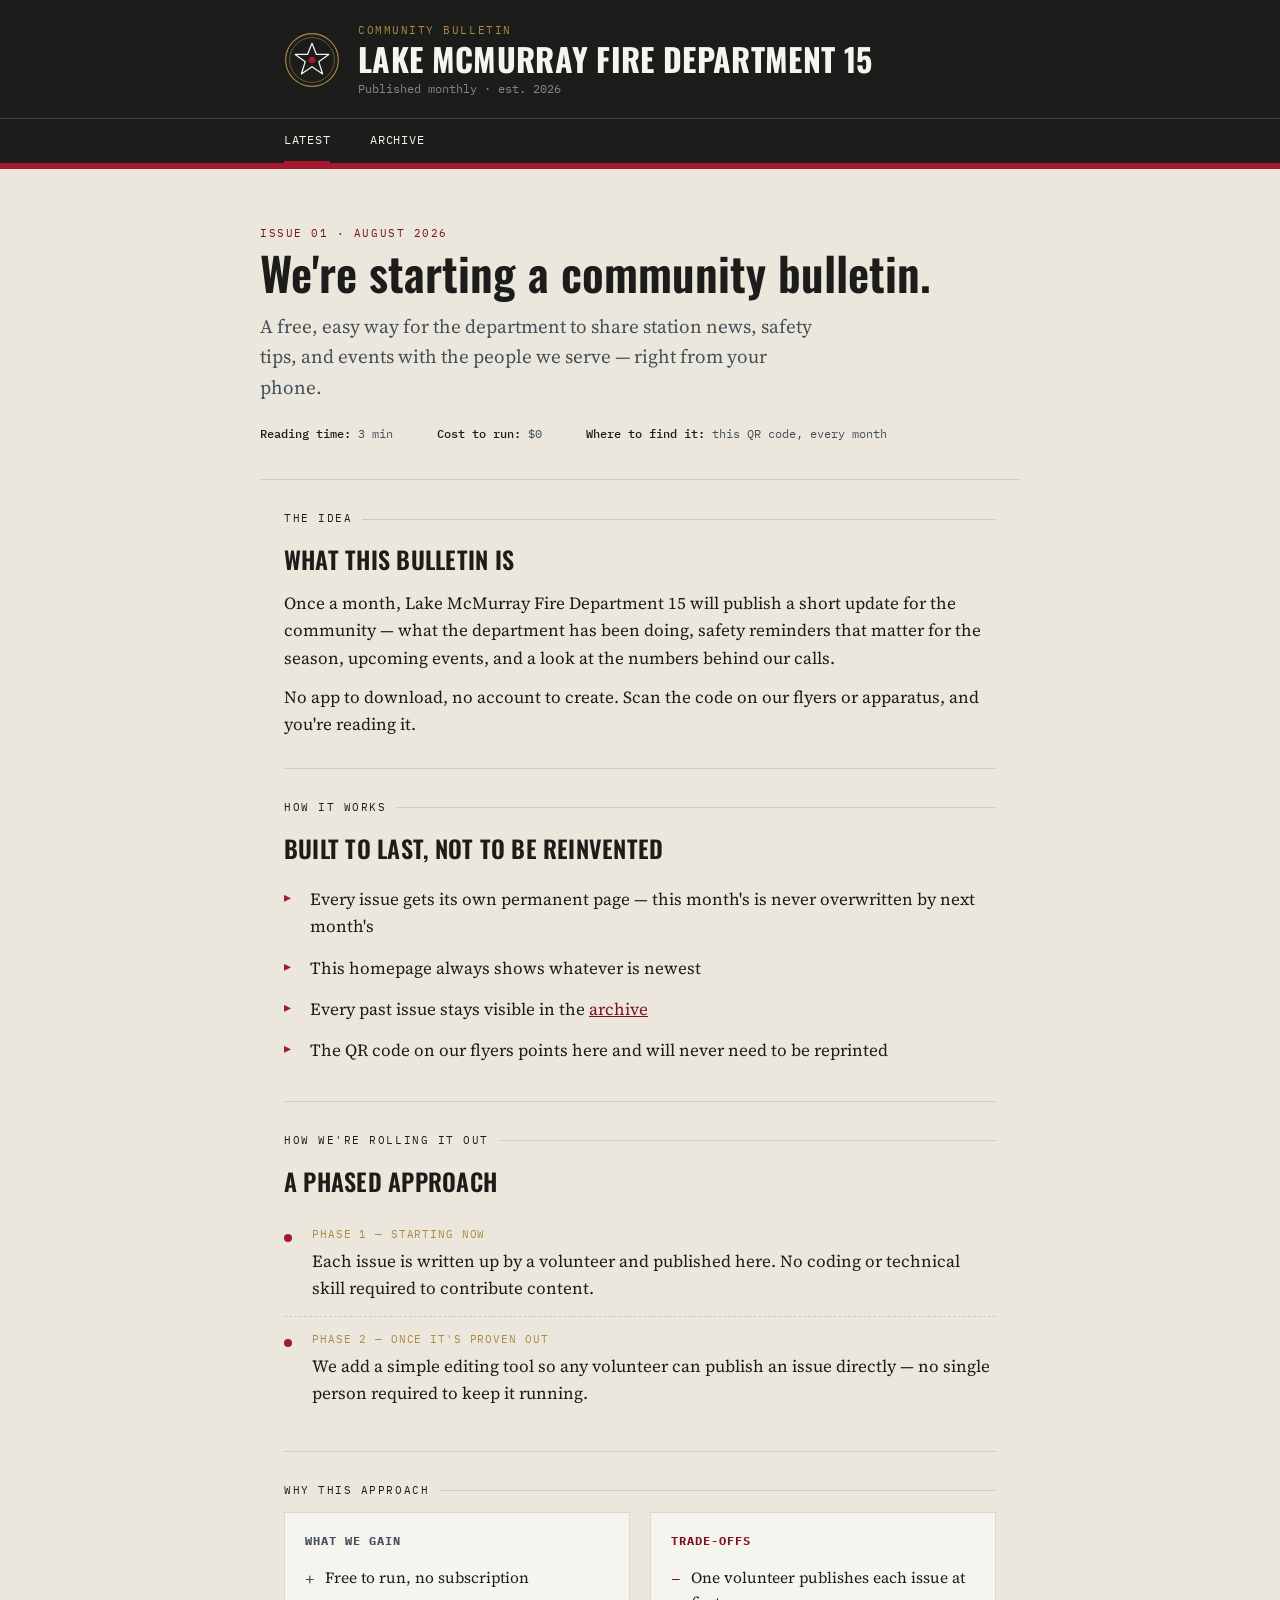
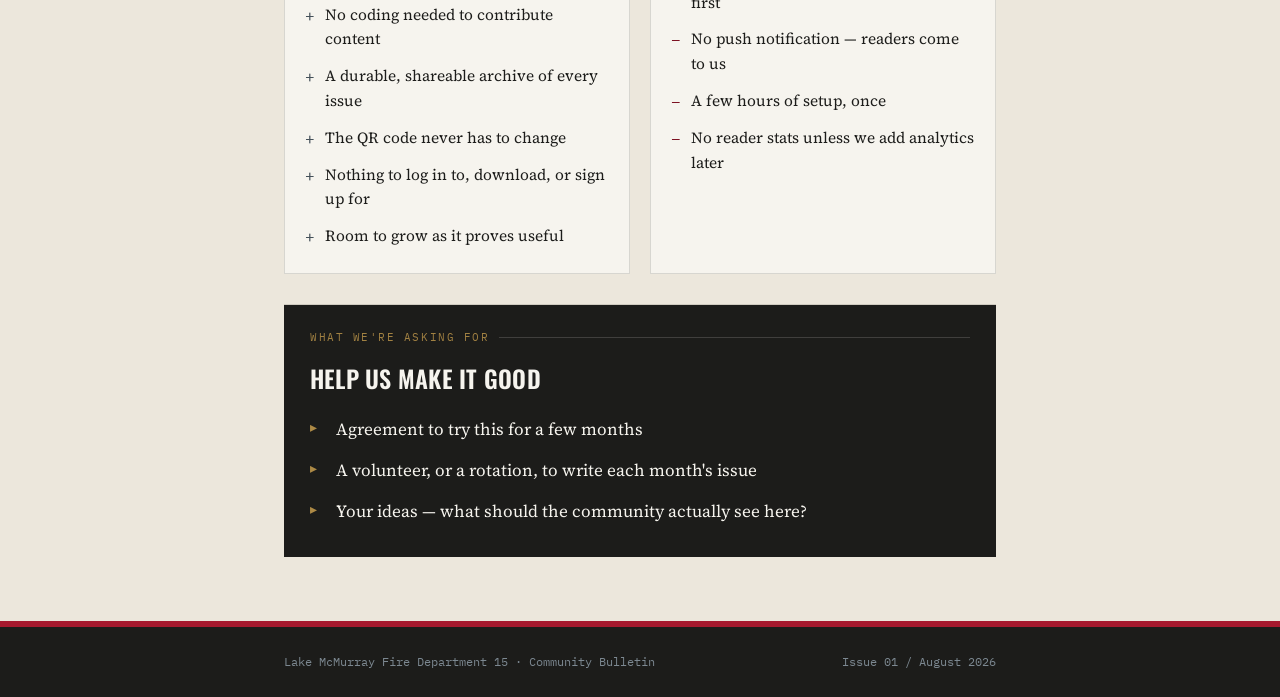
<file: index.html>
<!DOCTYPE html>
<html lang="en">
<head>
<meta charset="UTF-8">
<meta name="viewport" content="width=device-width, initial-scale=1.0">
<title>Station Bulletin — Lake McMurray Fire Department 15</title>
<meta name="description" content="The community newsletter for Lake McMurray FireHouse. Monthly news, safety tips, and events.">
<link rel="stylesheet" href="assets/style.css">
</head>
<body>

<header class="masthead">
  <div class="masthead-inner">
    <svg class="badge" viewBox="0 0 100 100" role="img" aria-label="Station Bulletin badge">
      <circle cx="50" cy="50" r="47" fill="none" stroke="#AD8A46" stroke-width="2"/>
      <circle cx="50" cy="50" r="40" fill="none" stroke="#AD8A46" stroke-width="1"/>
      <path d="M50 20 L58 40 L80 40 L62 53 L69 75 L50 62 L31 75 L38 53 L20 40 L42 40 Z"
            fill="none" stroke="#F6F4EE" stroke-width="2.2" stroke-linejoin="round"/>
      <circle cx="50" cy="50" r="6" fill="#A6192E"/>
    </svg>
    <div class="masthead-text">
      <p class="eyebrow">Community Bulletin</p>
      <h1 class="wordmark">Lake McMurray Fire Department 15</h1>
      <p class="masthead-sub">Published monthly &middot; est. 2026</p>
    </div>
  </div>
  <nav class="masthead-nav">
    <div class="wrap">
      <a href="index.html" aria-current="page">Latest</a>
      <a href="archive.html">Archive</a>
    </div>
  </nav>
</header>

<main>
  <div class="wrap hero">
    <p class="eyebrow">Issue 01 &middot; August 2026</p>
    <h1>We're starting a community bulletin.</h1>
    <p class="lede">A free, easy way for the department to share station news, safety tips, and events with the people we serve — right from your phone.</p>
    <div class="meta-strip">
      <span><b>Reading time:</b> 3 min</span>
      <span><b>Cost to run:</b> $0</span>
      <span><b>Where to find it:</b> this QR code, every month</span>
    </div>
  </div>

  <div class="wrap">

    <section class="section" id="ask">
      <p class="section-label">The idea</p>
      <h2>What this bulletin is</h2>
      <p>Once a month, Lake McMurray Fire Department 15 will publish a short update for the community — what the department has been doing, safety reminders that matter for the season, upcoming events, and a look at the numbers behind our calls.</p>
      <p>No app to download, no account to create. Scan the code on our flyers or apparatus, and you're reading it.</p>
    </section>

    <section class="section" id="how">
      <p class="section-label">How it works</p>
      <h2>Built to last, not to be reinvented</h2>
      <ul class="checklist">
        <li>Every issue gets its own permanent page — this month's is never overwritten by next month's</li>
        <li>This homepage always shows whatever is newest</li>
        <li>Every past issue stays visible in the <a href="archive.html">archive</a></li>
        <li>The QR code on our flyers points here and will never need to be reprinted</li>
      </ul>
    </section>

    <section class="section" id="rollout">
      <p class="section-label">How we're rolling it out</p>
      <h2>A phased approach</h2>
      <ol class="phase-list">
        <li>
          <span class="phase-tag">Phase 1 — Starting now</span>
          Each issue is written up by a volunteer and published here. No coding or technical skill required to contribute content.
        </li>
        <li>
          <span class="phase-tag">Phase 2 — Once it's proven out</span>
          We add a simple editing tool so any volunteer can publish an issue directly — no single person required to keep it running.
        </li>
      </ol>
    </section>

    <section class="section" id="why">
      <p class="section-label">Why this approach</p>
      <div class="grid-2">
        <div class="card pros">
          <h3>What we gain</h3>
          <ul>
            <li>Free to run, no subscription</li>
            <li>No coding needed to contribute content</li>
            <li>A durable, shareable archive of every issue</li>
            <li>The QR code never has to change</li>
            <li>Nothing to log in to, download, or sign up for</li>
            <li>Room to grow as it proves useful</li>
          </ul>
        </div>
        <div class="card cons">
          <h3>Trade-offs</h3>
          <ul>
            <li>One volunteer publishes each issue at first</li>
            <li>No push notification — readers come to us</li>
            <li>A few hours of setup, once</li>
            <li>No reader stats unless we add analytics later</li>
          </ul>
        </div>
      </div>
    </section>

    <section class="section callout" id="ask-group">
      <p class="section-label">What we're asking for</p>
      <h2>Help us make it good</h2>
      <ul class="checklist">
        <li>Agreement to try this for a few months</li>
        <li>A volunteer, or a rotation, to write each month's issue</li>
        <li>Your ideas — what should the community actually see here?</li>
      </ul>
    </section>

  </div>
</main>

<footer>
  <div class="wrap">
    <span>Lake McMurray Fire Department 15 &middot; Community Bulletin</span>
    <span>Issue 01 / August 2026</span>
  </div>
</footer>

</body>
</html>
</file>
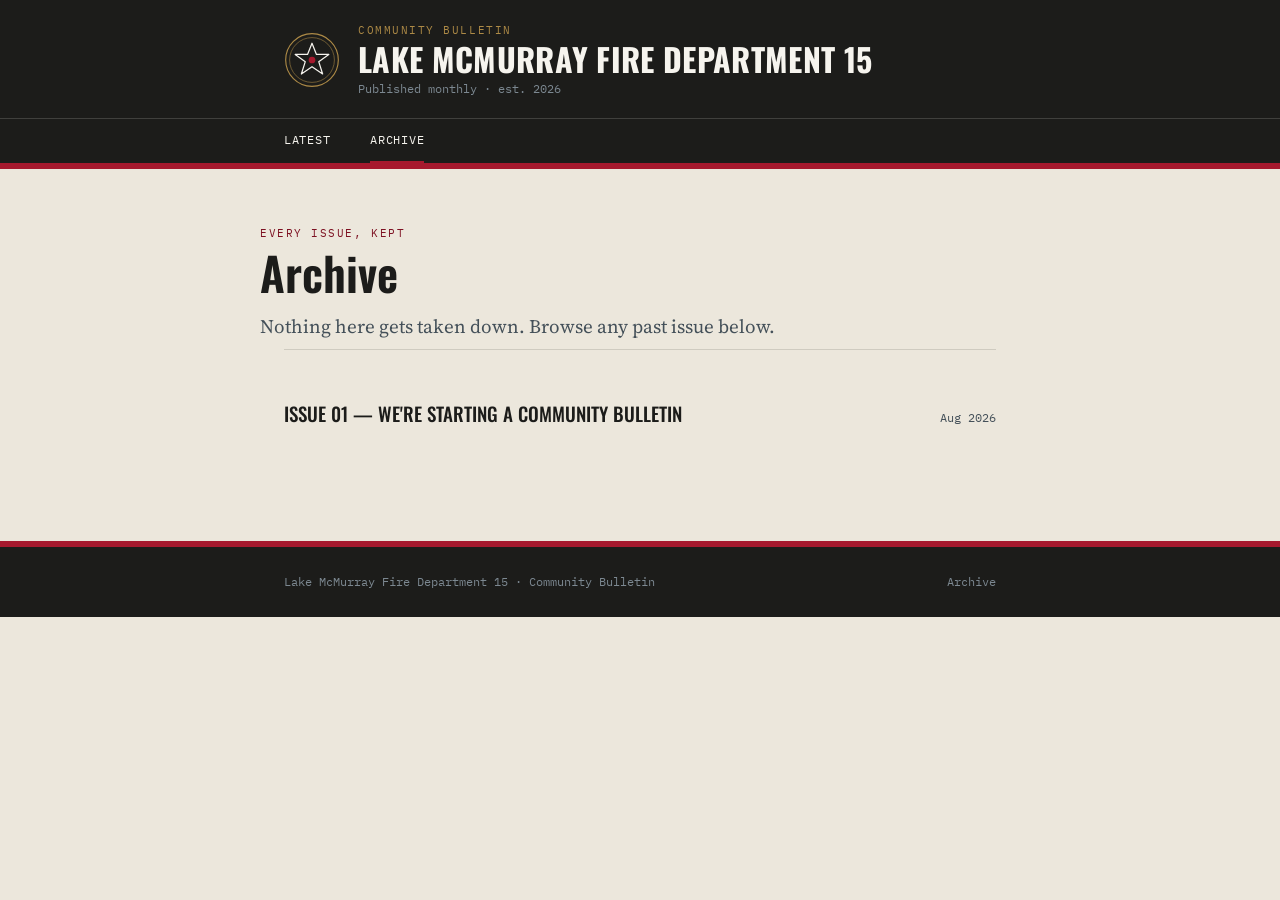
<file: archive.html>
<!DOCTYPE html>
<html lang="en">
<head>
<meta charset="UTF-8">
<meta name="viewport" content="width=device-width, initial-scale=1.0">
<title>Archive — Station Bulletin</title>
<meta name="description" content="Every past issue of the Lake McMurray Fire Department 15 community bulletin.">
<link rel="stylesheet" href="assets/style.css">
</head>
<body>

<header class="masthead">
  <div class="masthead-inner">
    <svg class="badge" viewBox="0 0 100 100" role="img" aria-label="Station Bulletin badge">
      <circle cx="50" cy="50" r="47" fill="none" stroke="#AD8A46" stroke-width="2"/>
      <circle cx="50" cy="50" r="40" fill="none" stroke="#AD8A46" stroke-width="1"/>
      <path d="M50 20 L58 40 L80 40 L62 53 L69 75 L50 62 L31 75 L38 53 L20 40 L42 40 Z"
            fill="none" stroke="#F6F4EE" stroke-width="2.2" stroke-linejoin="round"/>
      <circle cx="50" cy="50" r="6" fill="#A6192E"/>
    </svg>
    <div class="masthead-text">
      <p class="eyebrow">Community Bulletin</p>
      <h1 class="wordmark">Lake McMurray Fire Department 15</h1>
      <p class="masthead-sub">Published monthly &middot; est. 2026</p>
    </div>
  </div>
  <nav class="masthead-nav">
    <div class="wrap">
      <a href="index.html">Latest</a>
      <a href="archive.html" aria-current="page">Archive</a>
    </div>
  </nav>
</header>

<main>
  <div class="wrap hero" style="padding-bottom: 8px; border-bottom: none;">
    <p class="eyebrow">Every issue, kept</p>
    <h1>Archive</h1>
    <p class="lede">Nothing here gets taken down. Browse any past issue below.</p>
  </div>

  <div class="wrap">
    <section class="section" style="border-top: 1px solid var(--line);">
      <a class="archive-item" href="issues/2026-08-launch.html">
        <span class="a-title">Issue 01 — We're starting a community bulletin</span>
        <span class="a-date">Aug 2026</span>
      </a>
      <!--
        NEW ISSUES: copy an <a class="archive-item"> row above for each
        new month, newest at the top. See README.md for the full workflow.
      -->
    </section>
  </div>
</main>

<footer>
  <div class="wrap">
    <span>Lake McMurray Fire Department 15 &middot; Community Bulletin</span>
    <span>Archive</span>
  </div>
</footer>

</body>
</html>
</file>
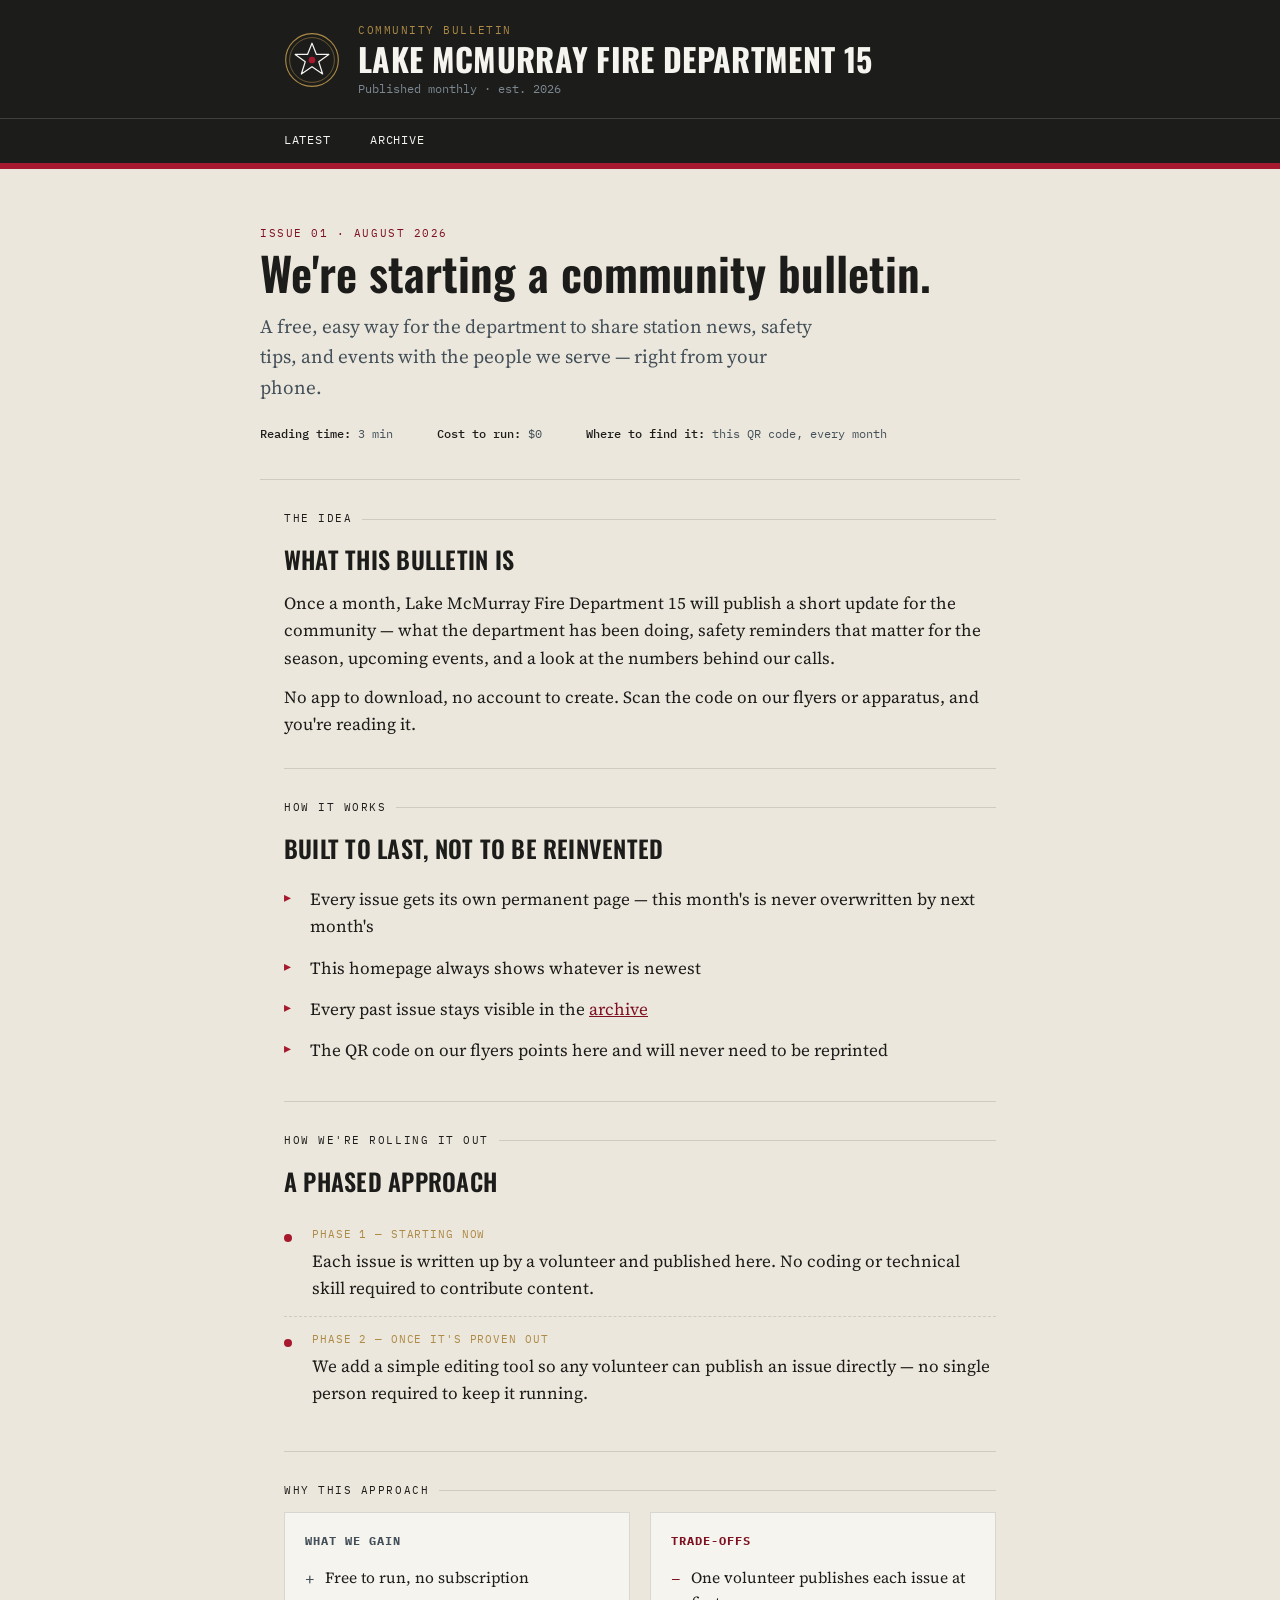
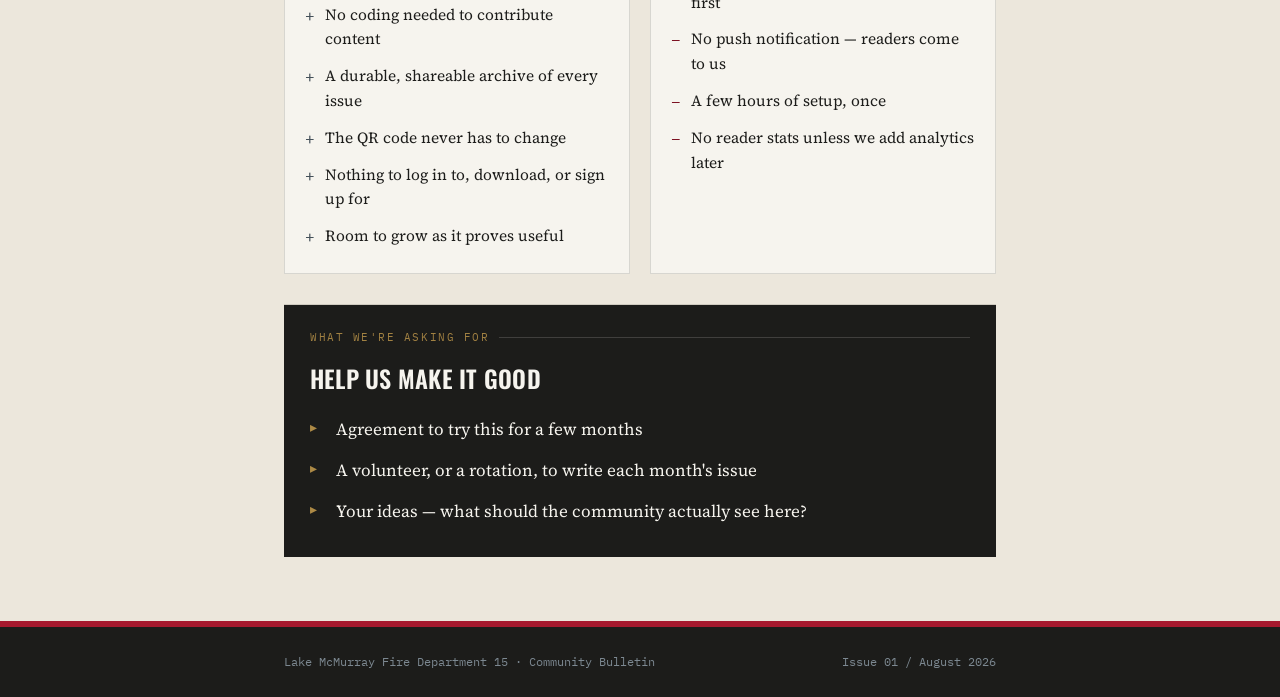
<file: issues/2026-08-launch.html>
<!DOCTYPE html>
<html lang="en">
<head>
<meta charset="UTF-8">
<meta name="viewport" content="width=device-width, initial-scale=1.0">
<title>Station Bulletin — Lake McMurray Fire Department 15</title>
<meta name="description" content="The community newsletter for [Your Station Name]. Monthly news, safety tips, and events.">
<link rel="stylesheet" href="../assets/style.css">
</head>
<body>

<header class="masthead">
  <div class="masthead-inner">
    <svg class="badge" viewBox="0 0 100 100" role="img" aria-label="Station Bulletin badge">
      <circle cx="50" cy="50" r="47" fill="none" stroke="#AD8A46" stroke-width="2"/>
      <circle cx="50" cy="50" r="40" fill="none" stroke="#AD8A46" stroke-width="1"/>
      <path d="M50 20 L58 40 L80 40 L62 53 L69 75 L50 62 L31 75 L38 53 L20 40 L42 40 Z"
            fill="none" stroke="#F6F4EE" stroke-width="2.2" stroke-linejoin="round"/>
      <circle cx="50" cy="50" r="6" fill="#A6192E"/>
    </svg>
    <div class="masthead-text">
      <p class="eyebrow">Community Bulletin</p>
      <h1 class="wordmark">Lake McMurray Fire Department 15</h1>
      <p class="masthead-sub">Published monthly &middot; est. 2026</p>
    </div>
  </div>
  <nav class="masthead-nav">
    <div class="wrap">
      <a href="../index.html">Latest</a>
      <a href="../archive.html">Archive</a>
    </div>
  </nav>
</header>

<main>
  <div class="wrap hero">
    <p class="eyebrow">Issue 01 &middot; August 2026</p>
    <h1>We're starting a community bulletin.</h1>
    <p class="lede">A free, easy way for the department to share station news, safety tips, and events with the people we serve — right from your phone.</p>
    <div class="meta-strip">
      <span><b>Reading time:</b> 3 min</span>
      <span><b>Cost to run:</b> $0</span>
      <span><b>Where to find it:</b> this QR code, every month</span>
    </div>
  </div>

  <div class="wrap">

    <section class="section" id="ask">
      <p class="section-label">The idea</p>
      <h2>What this bulletin is</h2>
      <p>Once a month, Lake McMurray Fire Department 15 will publish a short update for the community — what the department has been doing, safety reminders that matter for the season, upcoming events, and a look at the numbers behind our calls.</p>
      <p>No app to download, no account to create. Scan the code on our flyers or apparatus, and you're reading it.</p>
    </section>

    <section class="section" id="how">
      <p class="section-label">How it works</p>
      <h2>Built to last, not to be reinvented</h2>
      <ul class="checklist">
        <li>Every issue gets its own permanent page — this month's is never overwritten by next month's</li>
        <li>This homepage always shows whatever is newest</li>
        <li>Every past issue stays visible in the <a href="../archive.html">archive</a></li>
        <li>The QR code on our flyers points here and will never need to be reprinted</li>
      </ul>
    </section>

    <section class="section" id="rollout">
      <p class="section-label">How we're rolling it out</p>
      <h2>A phased approach</h2>
      <ol class="phase-list">
        <li>
          <span class="phase-tag">Phase 1 — Starting now</span>
          Each issue is written up by a volunteer and published here. No coding or technical skill required to contribute content.
        </li>
        <li>
          <span class="phase-tag">Phase 2 — Once it's proven out</span>
          We add a simple editing tool so any volunteer can publish an issue directly — no single person required to keep it running.
        </li>
      </ol>
    </section>

    <section class="section" id="why">
      <p class="section-label">Why this approach</p>
      <div class="grid-2">
        <div class="card pros">
          <h3>What we gain</h3>
          <ul>
            <li>Free to run, no subscription</li>
            <li>No coding needed to contribute content</li>
            <li>A durable, shareable archive of every issue</li>
            <li>The QR code never has to change</li>
            <li>Nothing to log in to, download, or sign up for</li>
            <li>Room to grow as it proves useful</li>
          </ul>
        </div>
        <div class="card cons">
          <h3>Trade-offs</h3>
          <ul>
            <li>One volunteer publishes each issue at first</li>
            <li>No push notification — readers come to us</li>
            <li>A few hours of setup, once</li>
            <li>No reader stats unless we add analytics later</li>
          </ul>
        </div>
      </div>
    </section>

    <section class="section callout" id="ask-group">
      <p class="section-label">What we're asking for</p>
      <h2>Help us make it good</h2>
      <ul class="checklist">
        <li>Agreement to try this for a few months</li>
        <li>A volunteer, or a rotation, to write each month's issue</li>
        <li>Your ideas — what should the community actually see here?</li>
      </ul>
    </section>

  </div>
</main>

<footer>
  <div class="wrap">
    <span>Lake McMurray Fire Department 15 &middot; Community Bulletin</span>
    <span>Issue 01 / August 2026</span>
  </div>
</footer>

</body>
</html>
</file>
<file: assets/style.css>
/* ============================================================
   STATION BULLETIN — design tokens
   Palette: engine red / charcoal ink / warm paper / brass / steel
   Type: Oswald (display, condensed/institutional) +
         Source Serif 4 (body, readable bulletin serif) +
         IBM Plex Mono (data/meta — dispatch-ticket numerals)
   ============================================================ */

@import url('https://fonts.googleapis.com/css2?family=Oswald:wght@400;500;600;700&family=Source+Serif+4:ital,opsz,wght@0,8..60,400;0,8..60,600;1,8..60,400&family=IBM+Plex+Mono:wght@400;500&display=swap');

:root {
  --engine-red: #A6192E;
  --engine-red-dark: #7D1122;
  --ink: #1C1C1A;
  --paper: #ECE7DC;
  --paper-light: #F6F4EE;
  --brass: #AD8A46;
  --steel: #445059;
  --steel-light: #7C8891;
  --line: rgba(28, 28, 26, 0.14);

  --display: 'Oswald', 'Arial Narrow', sans-serif;
  --body: 'Source Serif 4', Georgia, serif;
  --mono: 'IBM Plex Mono', 'Courier New', monospace;
}

* { box-sizing: border-box; }

html {
  scroll-behavior: smooth;
}

body {
  margin: 0;
  background: var(--paper);
  color: var(--ink);
  font-family: var(--body);
  font-size: 17px;
  line-height: 1.6;
  -webkit-font-smoothing: antialiased;
}

@media (prefers-reduced-motion: reduce) {
  html { scroll-behavior: auto; }
  * { animation-duration: 0.01ms !important; transition-duration: 0.01ms !important; }
}

a { color: var(--engine-red-dark); }
a:focus-visible, button:focus-visible {
  outline: 3px solid var(--brass);
  outline-offset: 2px;
}

.wrap {
  max-width: 760px;
  margin: 0 auto;
  padding: 0 24px;
}

/* ---------- Masthead ---------- */

.masthead {
  background: var(--ink);
  color: var(--paper-light);
  border-bottom: 6px solid var(--engine-red);
}

.masthead-inner {
  max-width: 760px;
  margin: 0 auto;
  padding: 22px 24px 20px;
  display: flex;
  align-items: center;
  gap: 18px;
}

.badge {
  flex: none;
  width: 56px;
  height: 56px;
}

.masthead-text {
  flex: 1;
  min-width: 0;
}

.eyebrow {
  font-family: var(--mono);
  font-size: 11px;
  letter-spacing: 0.14em;
  text-transform: uppercase;
  color: var(--brass);
  margin: 0 0 2px;
}

.wordmark {
  font-family: var(--display);
  font-weight: 700;
  font-size: clamp(24px, 5vw, 32px);
  letter-spacing: 0.01em;
  text-transform: uppercase;
  margin: 0;
  line-height: 1.05;
}

.masthead-sub {
  font-family: var(--mono);
  font-size: 12px;
  color: var(--steel-light);
  margin: 4px 0 0;
}

nav.masthead-nav {
  border-top: 1px solid rgba(246,244,238,0.16);
}

nav.masthead-nav .wrap {
  display: flex;
  gap: 20px;
  max-width: 760px;
}

nav.masthead-nav a {
  color: var(--paper-light);
  text-decoration: none;
  font-family: var(--mono);
  font-size: 12px;
  letter-spacing: 0.06em;
  text-transform: uppercase;
  padding: 11px 0;
  margin-right: 20px;
  border-bottom: 2px solid transparent;
}

nav.masthead-nav a:hover,
nav.masthead-nav a[aria-current="page"] {
  border-bottom-color: var(--engine-red);
}

/* ---------- Hero ---------- */

.hero {
  padding: 48px 0 36px;
  border-bottom: 1px solid var(--line);
}

.hero .eyebrow { color: var(--engine-red-dark); }

.hero h1 {
  font-family: var(--display);
  font-weight: 600;
  font-size: clamp(32px, 6vw, 46px);
  line-height: 1.06;
  margin: 6px 0 14px;
}

.hero .lede {
  font-size: 19px;
  color: var(--steel);
  max-width: 56ch;
  margin: 0;
}

.meta-strip {
  display: flex;
  flex-wrap: wrap;
  gap: 4px 22px;
  margin-top: 22px;
  font-family: var(--mono);
  font-size: 12px;
  color: var(--steel);
}

.meta-strip span {
  margin-right: 22px;
}

.meta-strip span b {
  color: var(--ink);
  font-weight: 500;
}

/* ---------- Content ---------- */

main { padding: 8px 0 64px; }

.section {
  padding: 30px 0;
  border-bottom: 1px solid var(--line);
}

.section:last-child { border-bottom: none; }

.section-label {
  font-family: var(--mono);
  font-size: 11px;
  letter-spacing: 0.14em;
  text-transform: uppercase;
  color: var(--engine-red-dark);
  display: flex;
  align-items: center;
  gap: 10px;
  margin: 0 0 12px;
}

.section-label::after {
  content: "";
  flex: 1;
  height: 1px;
  background: var(--line);
}

.section h2 {
  font-family: var(--display);
  font-weight: 600;
  font-size: 24px;
  text-transform: uppercase;
  letter-spacing: 0.01em;
  margin: 0 0 12px;
}

.section p { margin: 0 0 12px; color: var(--ink); }
.section p:last-child { margin-bottom: 0; }

ul.plain, .phase-list {
  margin: 0;
  padding: 0;
  list-style: none;
}

.phase-list li {
  position: relative;
  padding: 14px 0 14px 28px;
  border-top: 1px dashed var(--line);
}
.phase-list li:first-child { border-top: none; }

.phase-list .phase-tag {
  font-family: var(--mono);
  font-size: 11px;
  letter-spacing: 0.08em;
  text-transform: uppercase;
  color: var(--brass);
  display: block;
  margin-bottom: 4px;
}

.phase-list li::before {
  content: "";
  position: absolute;
  left: 0;
  top: 22px;
  width: 8px;
  height: 8px;
  background: var(--engine-red);
  border-radius: 50%;
}

ul.checklist {
  margin: 0;
  padding: 0;
  list-style: none;
}

ul.checklist li {
  padding: 7px 0 7px 26px;
  position: relative;
}

ul.checklist li::before {
  content: "▸";
  position: absolute;
  left: 0;
  color: var(--engine-red);
  font-size: 14px;
}

.grid-2 {
  display: flex;
  flex-wrap: wrap;
  gap: 20px;
}

.grid-2 > .card {
  flex: 1 1 260px;
}

.card {
  background: var(--paper-light);
  border: 1px solid var(--line);
  padding: 18px 20px;
}

.card h3 {
  font-family: var(--mono);
  font-size: 12px;
  letter-spacing: 0.08em;
  text-transform: uppercase;
  margin: 0 0 10px;
}

.card.pros h3 { color: var(--steel); }
.card.cons h3 { color: var(--engine-red-dark); }

.card ul { margin: 0; padding: 0; list-style: none; }
.card li {
  padding: 6px 0 6px 20px;
  position: relative;
  font-size: 15.5px;
}
.card.pros li::before { content: "+"; position: absolute; left: 0; color: var(--steel); font-family: var(--mono); }
.card.cons li::before { content: "–"; position: absolute; left: 0; color: var(--engine-red-dark); font-family: var(--mono); }

.callout {
  background: var(--ink);
  color: var(--paper-light);
  padding: 24px 26px;
}

.callout .section-label { color: var(--brass); }
.callout .section-label::after { background: rgba(246,244,238,0.18); }
.callout h2 { color: var(--paper-light); }
.callout p { color: var(--paper-light); opacity: 0.92; }
.callout ul.checklist li::before { color: var(--brass); }

/* ---------- Footer ---------- */

footer {
  background: var(--ink);
  color: var(--steel-light);
  padding: 26px 0;
  border-top: 6px solid var(--engine-red);
}

footer .wrap {
  display: flex;
  justify-content: space-between;
  align-items: center;
  flex-wrap: wrap;
  gap: 10px;
  font-family: var(--mono);
  font-size: 11.5px;
}

/* ---------- Archive list ---------- */

.archive-item {
  display: flex;
  justify-content: space-between;
  align-items: baseline;
  gap: 16px;
  padding: 18px 0;
  border-top: 1px solid var(--line);
  text-decoration: none;
  color: var(--ink);
}
.archive-item:first-of-type { border-top: none; }

.archive-item .a-title {
  font-family: var(--display);
  font-weight: 500;
  font-size: 19px;
  text-transform: uppercase;
}

.archive-item .a-date {
  font-family: var(--mono);
  font-size: 12px;
  color: var(--steel);
  flex: none;
}

.archive-item:hover .a-title { color: var(--engine-red-dark); }
</file>
